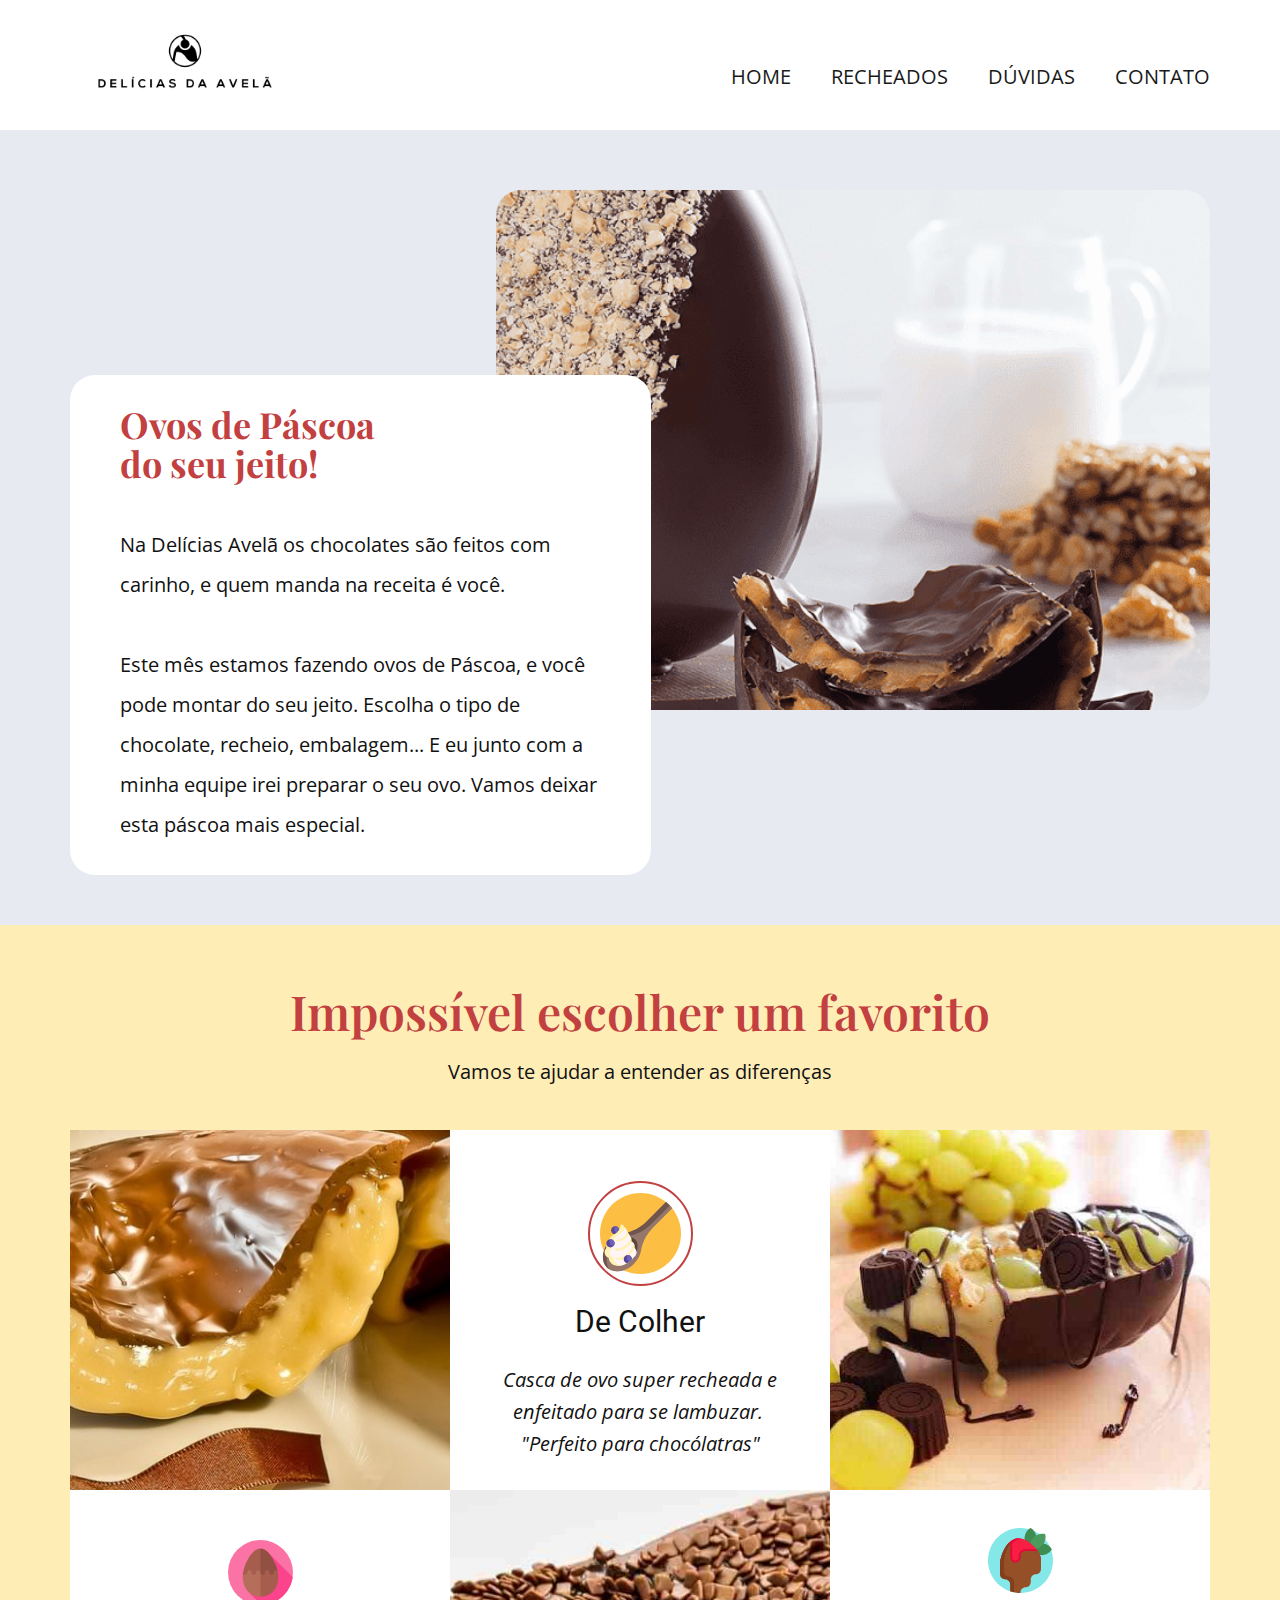
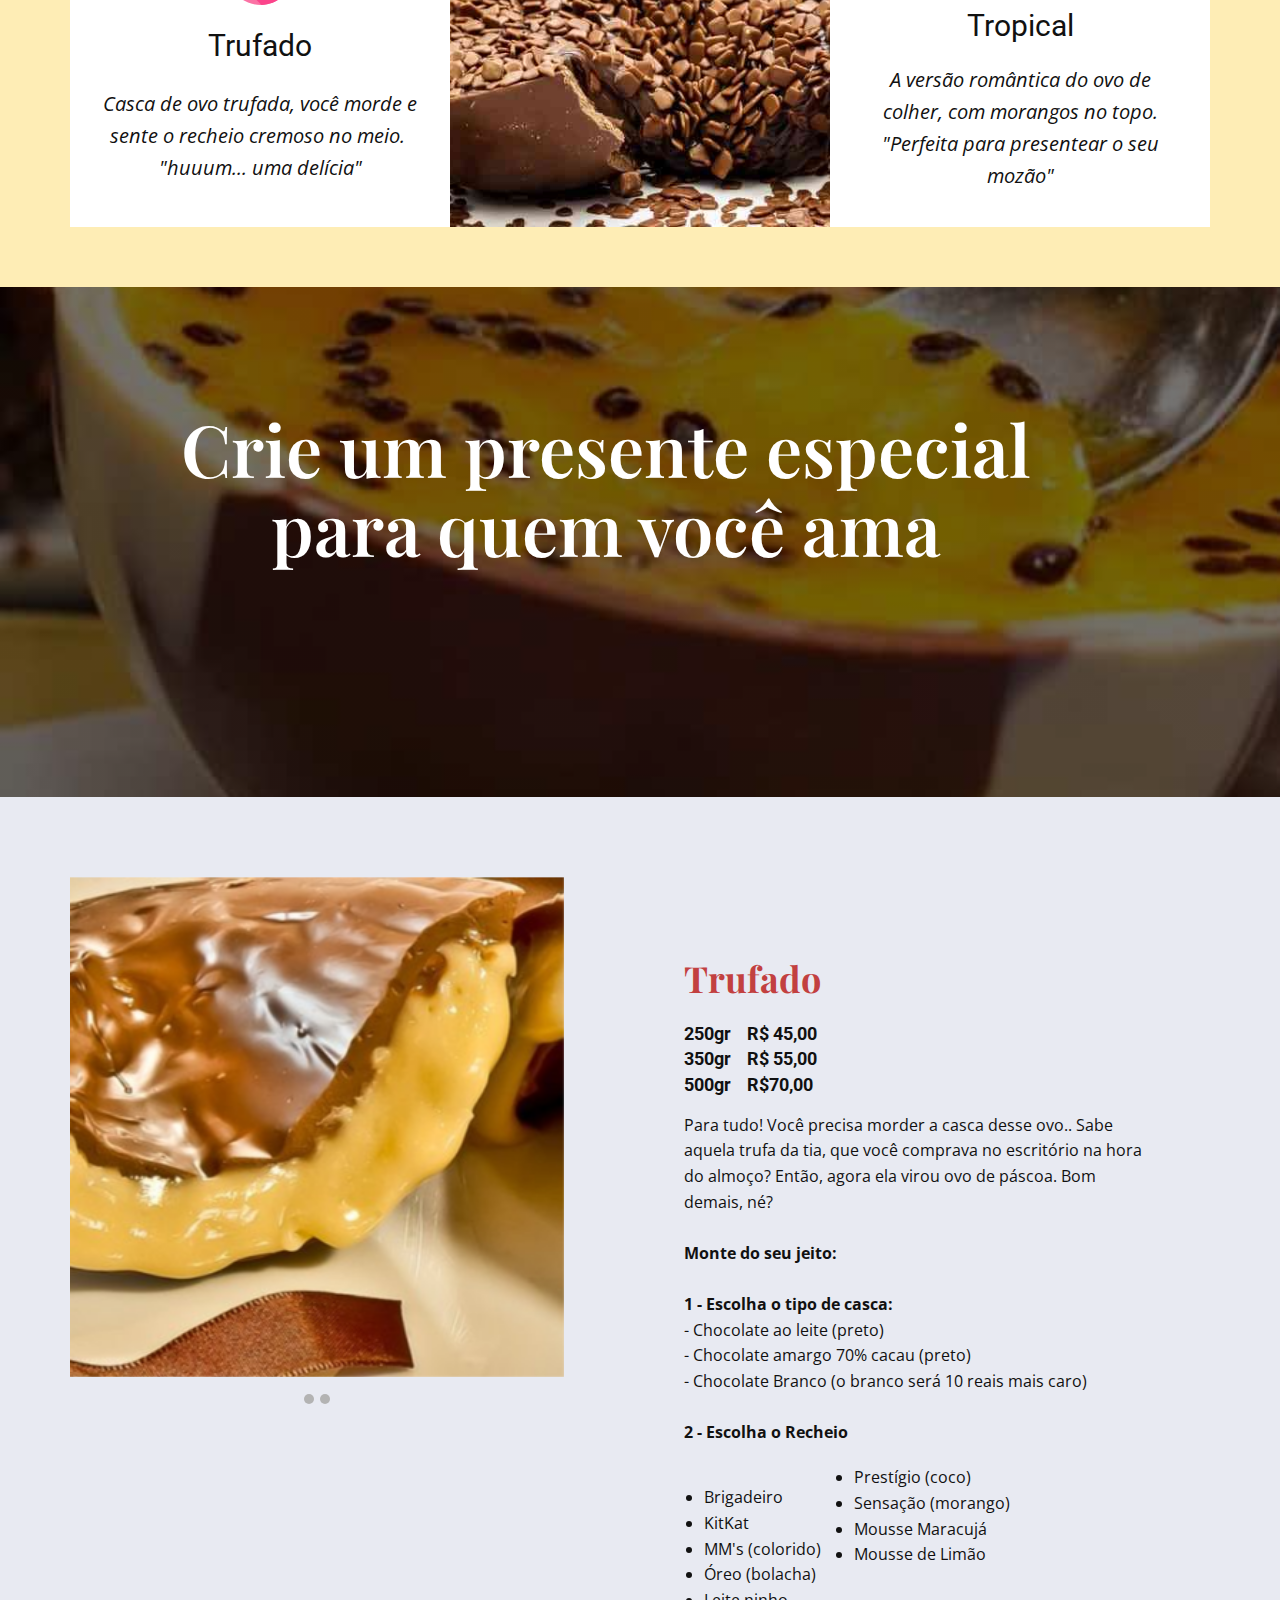
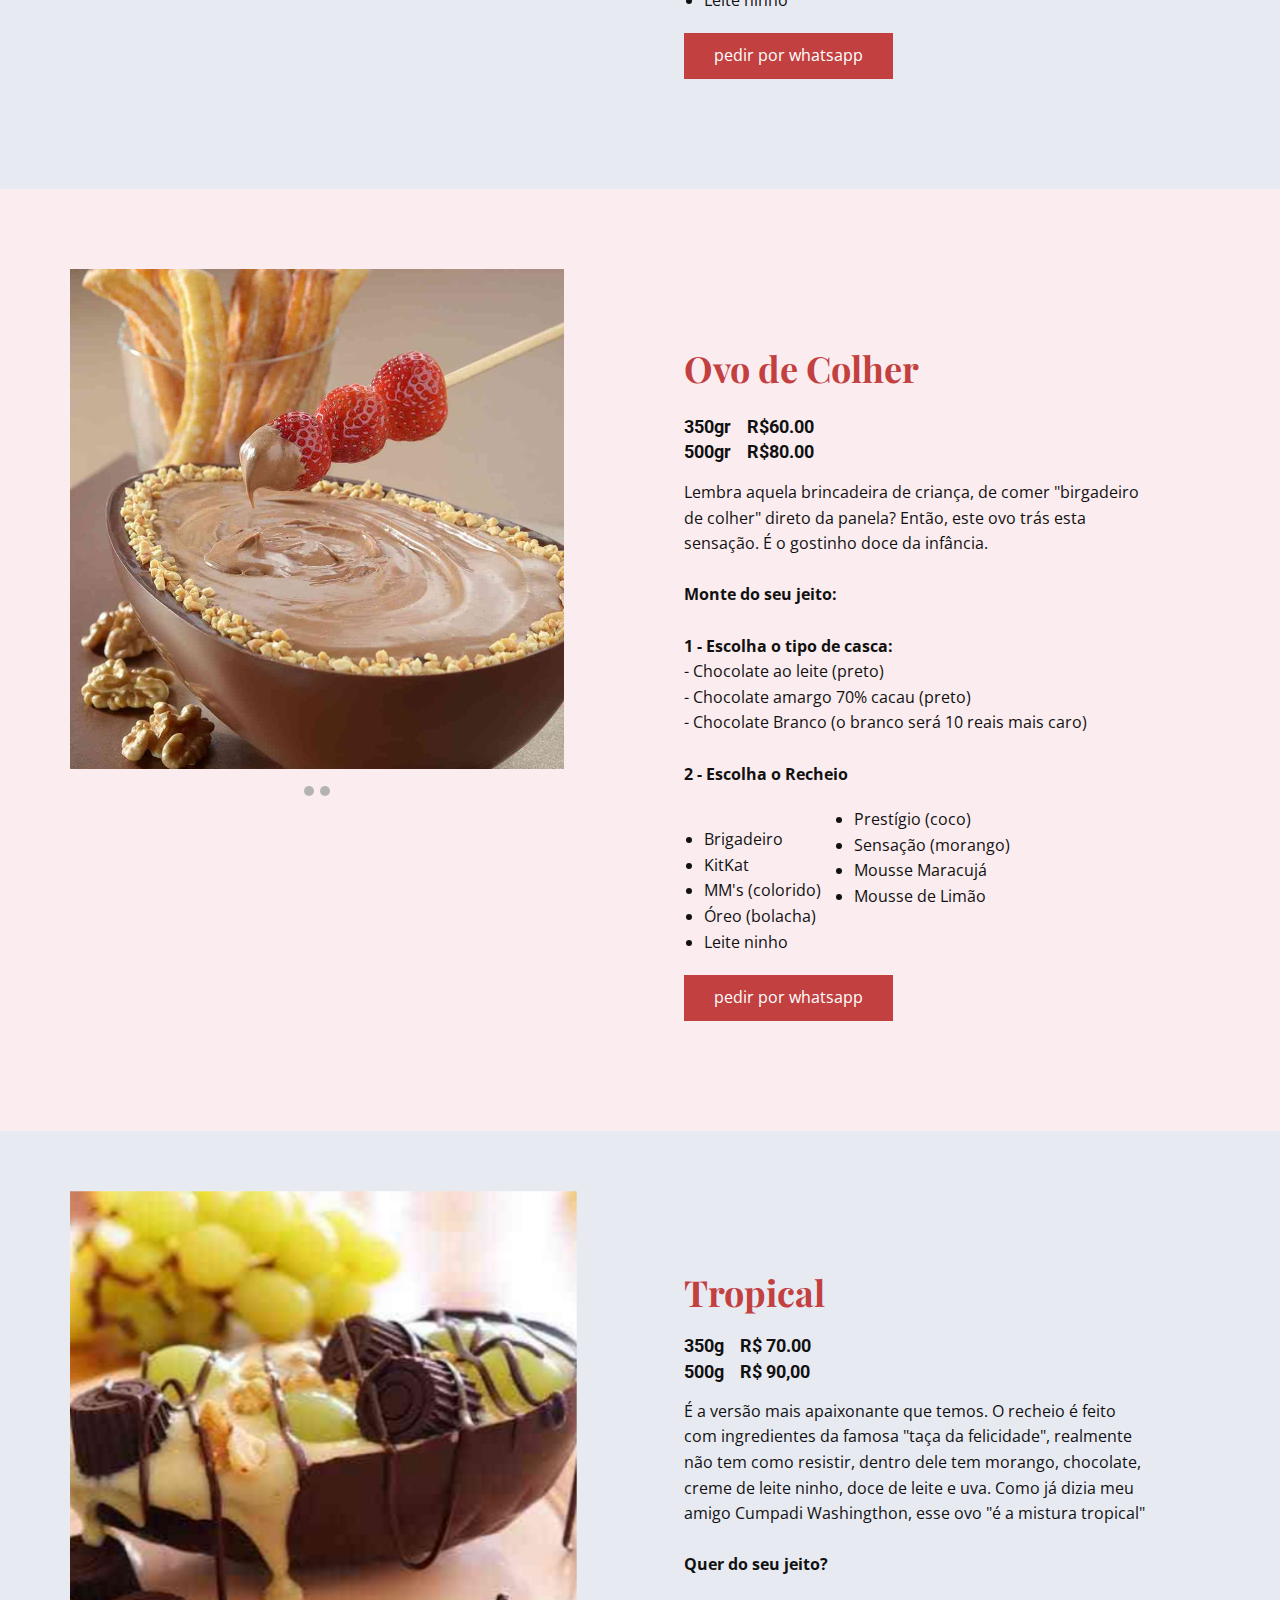
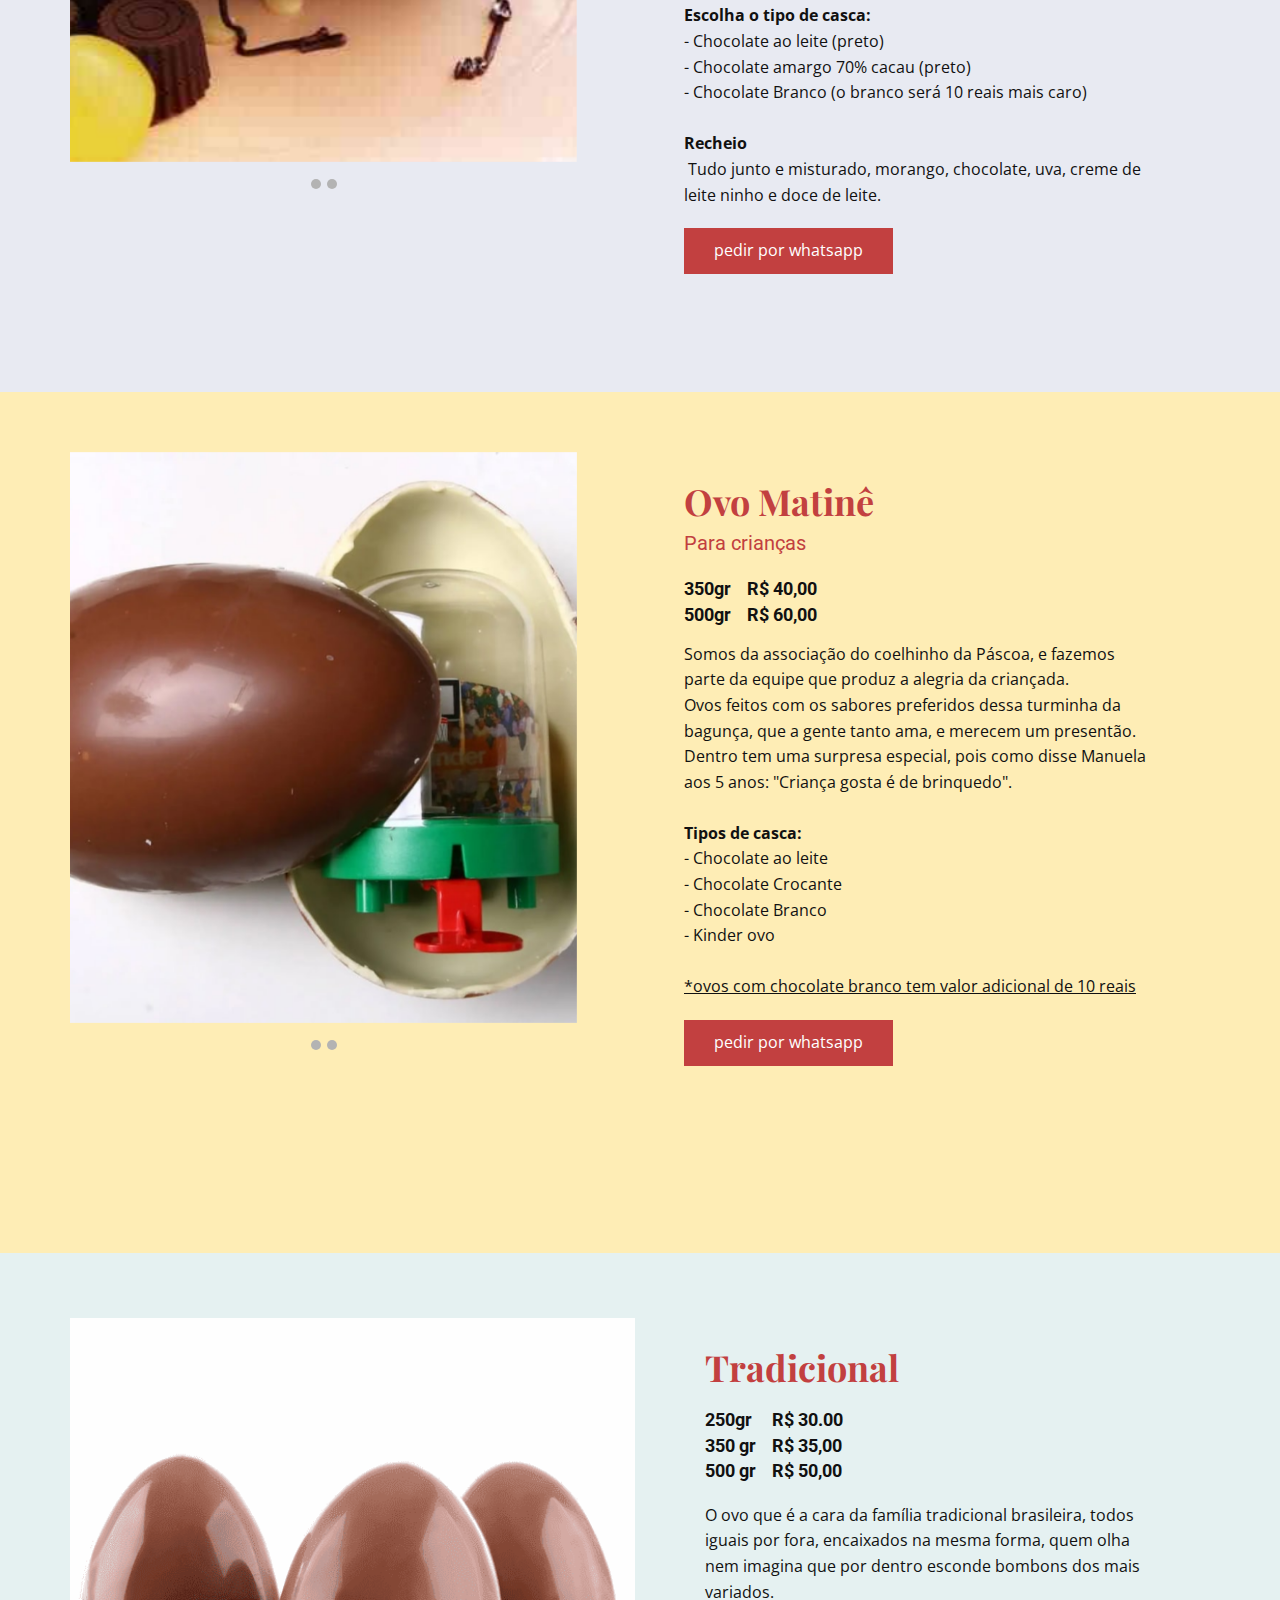
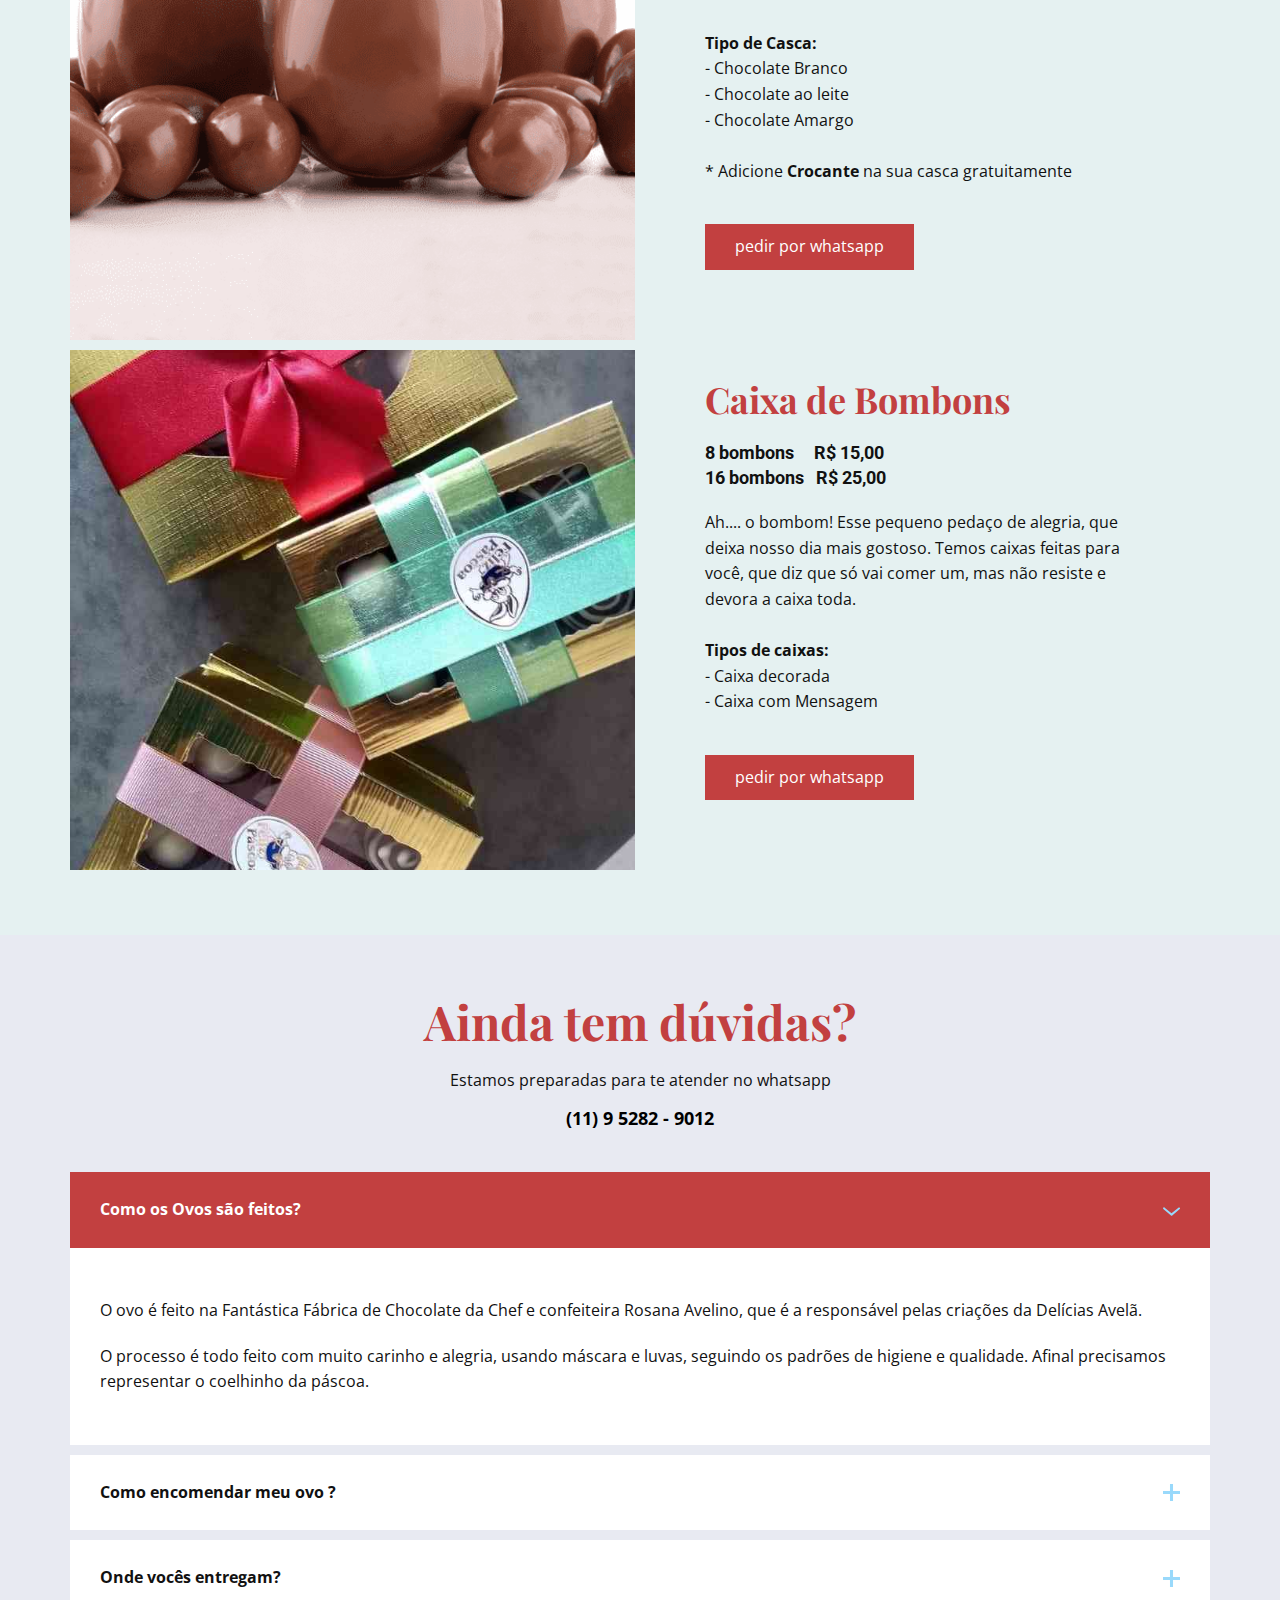
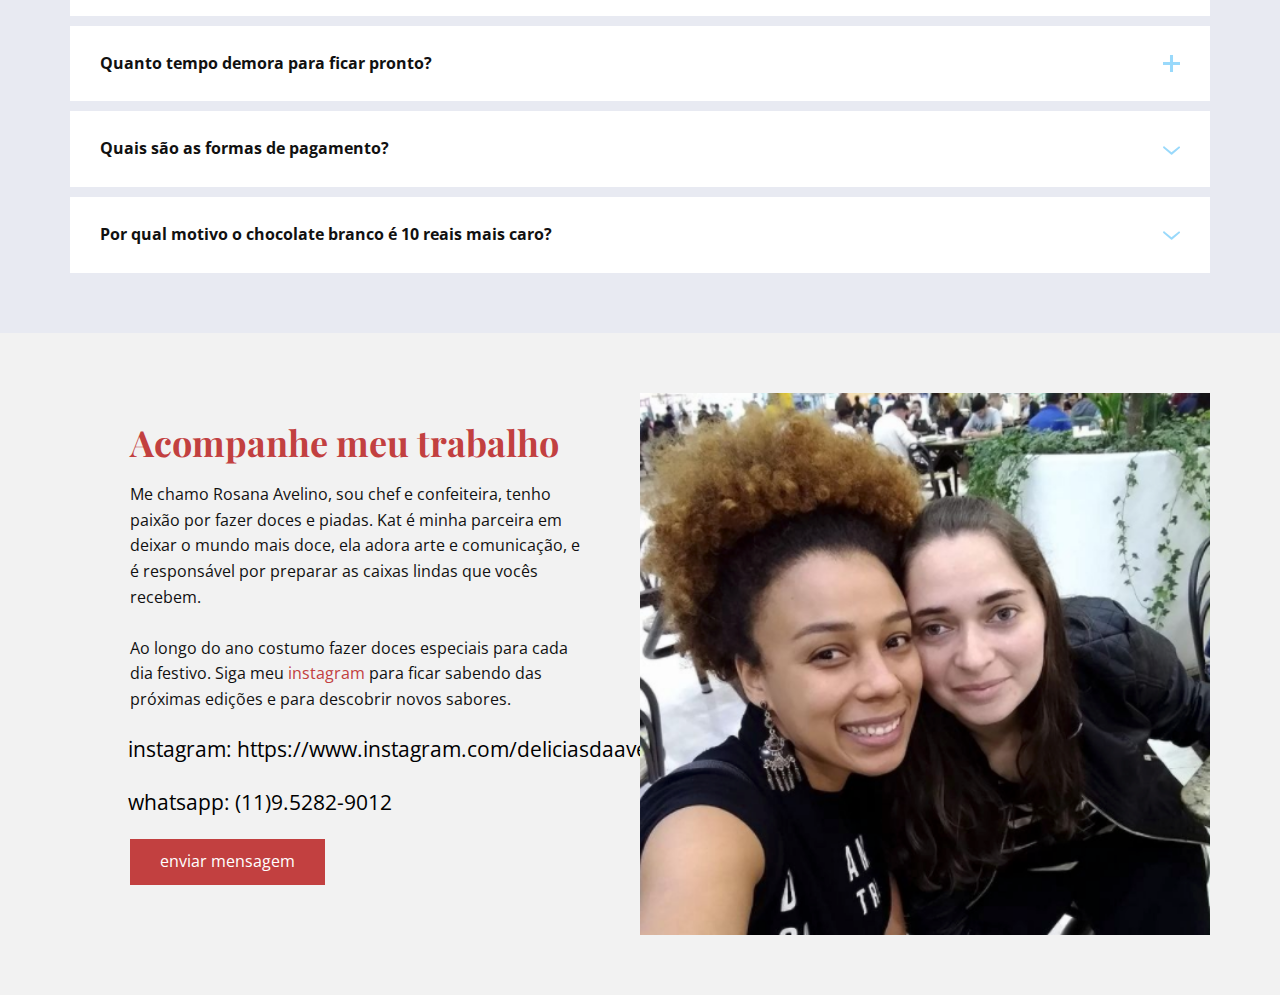
<file: index.html>
<!DOCTYPE html>
<html style="font-size: 16px;">
  <head>
    <meta name="viewport" content="width=device-width, initial-scale=1.0">
    <meta charset="utf-8">
    <meta name="keywords" content="Salmon with salad">
    <meta name="description" content="">
    <meta name="page_type" content="np-template-header-footer-from-plugin">
    <title>Delícias Avelã - Rosana Avelino</title>
    <link rel="stylesheet" href="nicepage.css" media="screen">
<link rel="stylesheet" href="Page-2.css" media="screen">
    <script class="u-script" type="text/javascript" src="jquery-1.9.1.min.js" defer=""></script>
    <script class="u-script" type="text/javascript" src="nicepage.js" defer=""></script>
    <meta name="generator" content="Nicepage 3.9.0, nicepage.com">
    
    
    
    
    
    
    
    
    <link id="u-theme-google-font" rel="stylesheet" href="https://fonts.googleapis.com/css?family=Roboto:100,100i,300,300i,400,400i,500,500i,700,700i,900,900i|Open+Sans:300,300i,400,400i,600,600i,700,700i,800,800i">
    <link id="u-page-google-font" rel="stylesheet" href="https://fonts.googleapis.com/css?family=Playfair+Display:400,400i,500,500i,600,600i,700,700i,800,800i,900,900i">
    
    
    
    
    
    
    
    
    
    
    
    <script type="application/ld+json">{
		"@context": "http://schema.org",
		"@type": "Organization",
		"name": "",
		"url": "index.html",
		"logo": "images/logo.png"
}</script>
    <meta property="og:title" content="Page 2">
    <meta property="og:type" content="website">
    <meta name="theme-color" content="#05a1f6">
    <link rel="canonical" href="index.html">
    <meta property="og:url" content="index.html">
  </head>
  <body data-home-page="https://website280989.nicepage.io/Page-2.html?version=19b19a4f-698a-4bf0-b2ec-c95269d240ae" data-home-page-title="Page 2" class="u-body"><header class="u-clearfix u-header u-header" id="sec-fe09"><div class="u-clearfix u-sheet u-sheet-1">
        <a href="https://nicepage.com" class="u-image u-logo u-image-1" data-image-width="608" data-image-height="176">
          <img src="images/logo.png" class="u-logo-image u-logo-image-1" data-image-width="230">
        </a>
        <nav class="u-menu u-menu-dropdown u-offcanvas u-menu-1">
          <div class="menu-collapse" style="font-size: 1.25rem; letter-spacing: 0px; text-transform: uppercase;">
            <a class="u-border-2 u-border-active-black u-border-hover-palette-1-base u-border-no-left u-border-no-right u-border-no-top u-button-style u-custom-active-border-color u-custom-active-color u-custom-border u-custom-border-color u-custom-borders u-custom-color u-custom-hover-border-color u-custom-hover-color u-custom-left-right-menu-spacing u-custom-padding-bottom u-custom-text-active-color u-custom-text-hover-color u-custom-text-shadow u-custom-top-bottom-menu-spacing u-nav-link u-text-active-black u-text-grey-90 u-text-hover-grey-90" href="#">
              <svg><use xlink:href="#menu-hamburger"></use></svg>
              <svg version="1.1" xmlns="http://www.w3.org/2000/svg" xmlns:xlink="http://www.w3.org/1999/xlink"><defs><symbol id="menu-hamburger" viewBox="0 0 16 16" style="width: 16px; height: 16px;"><rect y="1" width="16" height="2"></rect><rect y="7" width="16" height="2"></rect><rect y="13" width="16" height="2"></rect>
</symbol>
</defs></svg>
            </a>
          </div>
          <div class="u-custom-menu u-nav-container">
            <ul class="u-nav u-spacing-40 u-unstyled u-nav-1"><li class="u-nav-item"><a class="u-border-5 u-border-active-palette-1-base u-border-hover-palette-1-base u-border-no-left u-border-no-right u-border-no-top u-button-style u-nav-link u-text-active-custom-color-9 u-text-grey-90 u-text-hover-custom-color-9" href="/Page-2.html#carousel_091f" data-page-id="280990" style="padding: 10px 0px;">Home</a>
</li><li class="u-nav-item"><a class="u-border-5 u-border-active-palette-1-base u-border-hover-palette-1-base u-border-no-left u-border-no-right u-border-no-top u-button-style u-nav-link u-text-active-custom-color-9 u-text-grey-90 u-text-hover-custom-color-9" href="/Page-2.html#sec-e256" data-page-id="280990" style="padding: 10px 0px;">Recheados</a><div class="u-nav-popup"><ul class="u-h-spacing-20 u-nav u-unstyled u-v-spacing-10 u-nav-2"><li class="u-nav-item"><a class="u-button-style u-nav-link u-white" href="/Page-2.html#carousel_991a" data-page-id="280990">Trufado</a>
</li><li class="u-nav-item"><a class="u-button-style u-nav-link u-white" href="/Page-2.html#sec-cd84" data-page-id="280990">Ovo de Colher</a>
</li><li class="u-nav-item"><a class="u-button-style u-nav-link u-white" href="/Page-2.html#carousel_18b1" data-page-id="280990">Tropical</a>
</li></ul>
</div>
</li><li class="u-nav-item"><a class="u-border-5 u-border-active-palette-1-base u-border-hover-palette-1-base u-border-no-left u-border-no-right u-border-no-top u-button-style u-nav-link u-text-active-custom-color-9 u-text-grey-90 u-text-hover-custom-color-9" href="/Page-2.html#sec-7919" data-page-id="280990" style="padding: 10px 0px;">Dúvidas</a>
</li><li class="u-nav-item"><a class="u-border-5 u-border-active-palette-1-base u-border-hover-palette-1-base u-border-no-left u-border-no-right u-border-no-top u-button-style u-nav-link u-text-active-custom-color-9 u-text-grey-90 u-text-hover-custom-color-9" href="/Page-2.html#sec-7013" data-page-id="280990" style="padding: 10px 0px;">Contato</a>
</li></ul>
          </div>
          <div class="u-custom-menu u-nav-container-collapse">
            <div class="u-black u-container-style u-inner-container-layout u-opacity u-opacity-95 u-sidenav">
              <div class="u-sidenav-overflow">
                <div class="u-menu-close"></div>
                <ul class="u-align-center u-nav u-popupmenu-items u-unstyled u-nav-3"><li class="u-nav-item"><a class="u-button-style u-nav-link" href="/Page-2.html#carousel_091f" data-page-id="280990" style="padding: 10px 0px;">Home</a>
</li><li class="u-nav-item"><a class="u-button-style u-nav-link" href="/Page-2.html#sec-e256" data-page-id="280990" style="padding: 10px 0px;">Recheados</a><div class="u-nav-popup"><ul class="u-h-spacing-20 u-nav u-unstyled u-v-spacing-10 u-nav-4"><li class="u-nav-item"><a class="u-button-style u-nav-link" href="/Page-2.html#carousel_991a" data-page-id="280990">Trufado</a>
</li><li class="u-nav-item"><a class="u-button-style u-nav-link" href="/Page-2.html#sec-cd84" data-page-id="280990">Ovo de Colher</a>
</li><li class="u-nav-item"><a class="u-button-style u-nav-link" href="/Page-2.html#carousel_18b1" data-page-id="280990">Tropical</a>
</li></ul>
</div>
</li><li class="u-nav-item"><a class="u-button-style u-nav-link" href="/Page-2.html#sec-7919" data-page-id="280990" style="padding: 10px 0px;">Dúvidas</a>
</li><li class="u-nav-item"><a class="u-button-style u-nav-link" href="/Page-2.html#sec-7013" data-page-id="280990" style="padding: 10px 0px;">Contato</a>
</li></ul>
              </div>
            </div>
            <div class="u-black u-menu-overlay u-opacity u-opacity-70"></div>
          </div>
        </nav>
      </div></header>
    <section class="u-clearfix u-custom-color-13 u-section-1" id="carousel_091f">
      <div class="u-clearfix u-sheet u-valign-middle-lg u-valign-middle-sm u-valign-middle-xs u-sheet-1">
        <img alt="" class="u-image u-image-round u-radius-25 u-image-1" data-image-width="780" data-image-height="450" src="images/Ovo-Pe-de-Moleque.png">
        <div class="u-container-style u-group u-radius-25 u-shape-round u-white u-group-1">
          <div class="u-container-layout u-valign-top u-container-layout-1">
            <h2 class="u-custom-font u-font-playfair-display u-text u-text-custom-color-16 u-text-1" spellcheck="true">Ovos de Páscoa&nbsp;<br>do seu jeito!
            </h2>
            <p class="u-text u-text-2" spellcheck="true">Na Delícias Avelã os chocolates são feitos com carinho, e quem manda na receita é você.<br>
              <br>Este mês estamos fazendo ovos de Páscoa, e você pode montar do seu jeito. Escolha o tipo de chocolate, recheio, embalagem... E eu junto com a minha equipe irei preparar o seu ovo. Vamos deixar esta páscoa mais especial.
            </p>
          </div>
        </div>
      </div>
    </section>
    <section class="u-align-center-xs u-clearfix u-custom-color-12 u-section-2" id="sec-e256">
      <div class="u-clearfix u-sheet u-sheet-1">
        <h1 class="u-align-center u-custom-font u-font-playfair-display u-text u-text-custom-color-9 u-text-1">Impossível escolher um favorito</h1>
        <p class="u-align-center u-text u-text-2">Vamos te ajudar a entender as diferenças</p>
        <div class="u-clearfix u-expanded-width u-gutter-0 u-layout-wrap u-layout-wrap-1">
          <div class="u-gutter-0 u-layout">
            <div class="u-layout-col">
              <div class="u-size-30">
                <div class="u-layout-row">
                  <div class="mobile-none u-align-center u-container-style u-image u-layout-cell u-left-cell u-size-20 u-image-1" data-image-width="623" data-image-height="350">
                    <div class="u-container-layout u-valign-middle u-container-layout-1"></div> <!---trufado-->
                  </div>
                  <div class="u-container-style u-layout-cell u-size-20 u-white u-layout-cell-2">
                    <div class="u-container-layout u-container-layout-2"><span class="u-border-2 u-border-palette-1-base u-icon u-icon-circle u-spacing-10 u-text-palette-1-base u-icon-1"><svg class="u-svg-link" preserveAspectRatio="xMidYMin slice" viewBox="0 0 512 512" style=""><use xlink:href="#svg-6360"></use></svg><svg class="u-svg-content" id="svg-6360"><g id="surface1"><path d="M 512 256 C 512 397.386719 397.386719 512 256 512 C 114.613281 512 0 397.386719 0 256 C 0 114.613281 114.613281 0 256 0 C 397.386719 0 512 114.613281 512 256 Z M 512 256 " style=" stroke:none;fill-rule:nonzero;fill:rgb(99.215686%,74.901961%,26.27451%);fill-opacity:1;"></path><path d="M 334.402344 219.195312 C 295.191406 258.40625 268.425781 308.652344 259.441406 363.375 C 254.605469 392.832031 239.15625 423.335938 213.90625 448.585938 C 160.839844 501.652344 84.582031 511.429688 43.574219 470.425781 C 2.570312 429.417969 12.347656 353.160156 65.414062 300.09375 C 90.664062 274.84375 121.167969 259.394531 150.625 254.558594 C 205.347656 245.574219 255.59375 218.8125 294.804688 179.597656 L 417.210938 57.191406 C 426.015625 64.261719 434.046875 71.507812 441.789062 79.710938 C 446.878906 85.109375 451.976562 91.179688 456.625 96.972656 Z M 334.402344 219.195312 " style=" stroke:none;fill-rule:nonzero;fill:rgb(58.431373%,46.666667%,42.352941%);fill-opacity:1;"></path><path d="M 58.457031 482.210938 C 53.113281 478.898438 48.128906 474.976562 43.574219 470.425781 C 2.570312 429.417969 12.347656 353.160156 65.414062 300.09375 C 90.664062 274.84375 121.167969 259.394531 150.625 254.558594 C 205.347656 245.574219 255.59375 218.808594 294.804688 179.597656 L 417.246094 57.152344 C 425.925781 64.121094 434.164062 71.566406 441.789062 79.710938 L 325.109375 196.390625 C 285.003906 236.496094 233.613281 263.867188 177.644531 273.058594 C 147.515625 278.003906 116.316406 293.804688 90.488281 319.632812 C 40.898438 369.222656 28.28125 438.609375 58.457031 482.210938 Z M 58.457031 482.210938 " style=" stroke:none;fill-rule:nonzero;fill:rgb(43.921569%,33.333333%,29.803922%);fill-opacity:1;"></path><path d="M 198.503906 421.5625 C 156.792969 463.273438 99.234375 473.34375 69.945312 444.054688 C 40.65625 414.765625 50.726562 357.207031 92.4375 315.496094 C 134.152344 273.78125 191.710938 263.710938 221 293 C 250.289062 322.289062 240.21875 379.847656 198.503906 421.5625 Z M 198.503906 421.5625 " style=" stroke:none;fill-rule:nonzero;fill:rgb(35.294118%,26.666667%,23.921569%);fill-opacity:1;"></path><path d="M 122.292969 235.855469 C 122.292969 250.292969 110.585938 262 96.144531 262 C 81.707031 262 70 250.292969 70 235.855469 C 70 221.414062 81.707031 209.707031 96.144531 209.707031 C 110.585938 209.707031 122.292969 221.414062 122.292969 235.855469 Z M 122.292969 235.855469 " style=" stroke:none;fill-rule:nonzero;fill:rgb(32.941176%,27.45098%,60.784314%);fill-opacity:1;"></path><path d="M 122.292969 235.855469 C 122.292969 242.46875 119.816406 248.492188 115.765625 253.097656 C 115.65625 253.097656 115.550781 253.113281 115.441406 253.113281 C 101 253.113281 89.292969 241.40625 89.292969 226.96875 C 89.292969 220.351562 91.769531 214.328125 95.820312 209.722656 C 95.929688 209.722656 96.035156 209.707031 96.144531 209.707031 C 110.585938 209.707031 122.292969 221.414062 122.292969 235.855469 Z M 122.292969 235.855469 " style=" stroke:none;fill-rule:nonzero;fill:rgb(43.137255%,38.039216%,70.980392%);fill-opacity:1;"></path><path d="M 211.886719 406.257812 C 207.867188 411.527344 203.410156 416.65625 198.503906 421.558594 C 156.792969 463.273438 99.234375 473.34375 69.945312 444.054688 C 60.722656 434.835938 55.410156 422.808594 53.753906 409.359375 C 39.339844 404.296875 29 390.570312 29 374.425781 C 29 363.882812 33.414062 354.371094 40.488281 347.628906 C 39.554688 344.558594 39.050781 341.304688 39.050781 337.929688 C 39.050781 324.0625 47.519531 312.179688 59.566406 307.160156 C 58.328125 299.824219 59.113281 291.121094 62.671875 285.15625 C 79.929688 256.242188 125.453125 255.835938 129.535156 206.808594 C 130.082031 200.242188 137.957031 197.0625 142.847656 201.472656 C 162.914062 219.554688 181.183594 259.34375 196.59375 285.15625 C 200.167969 291.152344 200.945312 299.902344 199.683594 307.261719 C 211.597656 312.339844 219.949219 324.15625 219.949219 337.929688 C 219.949219 341.304688 219.445312 344.558594 218.511719 347.628906 C 225.585938 354.371094 230 363.882812 230 374.425781 C 230 387.964844 222.730469 399.800781 211.886719 406.257812 Z M 211.886719 406.257812 " style=" stroke:none;fill-rule:nonzero;fill:rgb(100%,94.901961%,70.588235%);fill-opacity:1;"></path><path d="M 230 374.425781 C 230 386.492188 224.222656 397.207031 215.285156 403.96875 C 212.816406 405.835938 210.585938 407.988281 208.625 410.386719 C 205.492188 414.210938 202.121094 417.945312 198.503906 421.558594 C 177.804688 442.261719 153.199219 455.164062 130.082031 459.335938 C 118.882812 457.023438 108.875 451.984375 100.945312 444.054688 C 91.722656 434.835938 86.410156 422.808594 84.753906 409.359375 C 70.339844 404.296875 60 390.570312 60 374.425781 C 60 363.882812 64.414062 354.371094 71.488281 347.628906 C 70.554688 344.558594 70.050781 341.304688 70.050781 337.929688 C 70.050781 324.0625 78.519531 312.179688 90.566406 307.160156 C 89.328125 299.824219 90.113281 291.121094 93.671875 285.15625 C 109.28125 259.007812 148.003906 256.171875 158.285156 219.601562 C 163.144531 226.5 167.867188 234.203125 172.441406 242.109375 C 162.699219 272.105469 139.949219 293.191406 113.5 293.191406 C 109.0625 293.191406 105.523438 297.046875 106.050781 301.589844 C 106.492188 305.382812 109.871094 308.203125 113.6875 308.191406 C 135.085938 308.132812 155.066406 297.636719 169.972656 278.628906 C 174.648438 272.660156 178.640625 266.066406 181.914062 259.003906 C 186.554688 267.441406 191.007812 275.628906 195.246094 282.871094 C 181.011719 322.703125 144.660156 351.097656 102.167969 351.097656 C 97.960938 351.097656 94.566406 354.558594 94.667969 358.785156 C 94.769531 362.914062 98.371094 366.109375 102.5 366.097656 C 143.976562 365.972656 180.335938 342.515625 200.328125 307.566406 C 205.257812 309.796875 209.558594 313.171875 212.859375 317.378906 C 196.214844 374.402344 152.09375 413.265625 106.132812 407.359375 C 101.722656 406.796875 97.71875 410.175781 97.675781 414.761719 C 97.636719 418.601562 100.675781 421.792969 104.480469 422.273438 C 134.347656 426.019531 164.210938 414.414062 188.59375 389.574219 C 201.367188 376.558594 211.839844 360.691406 219.570312 342.9375 C 219.328125 344.542969 218.972656 346.109375 218.511719 347.632812 C 225.585938 354.371094 230 363.882812 230 374.425781 Z M 230 374.425781 " style=" stroke:none;fill-rule:nonzero;fill:rgb(100%,96.078431%,96.078431%);fill-opacity:1;"></path><path d="M 92.292969 318.144531 C 92.292969 332.585938 80.585938 344.292969 66.144531 344.292969 C 51.707031 344.292969 40 332.585938 40 318.144531 C 40 303.707031 51.707031 292 66.144531 292 C 80.585938 292 92.292969 303.707031 92.292969 318.144531 Z M 176.144531 392 C 161.707031 392 150 403.707031 150 418.144531 C 150 430.613281 158.730469 441.035156 170.410156 443.652344 C 180.203125 437.742188 189.707031 430.359375 198.507812 421.5625 C 199.792969 420.273438 201.050781 418.96875 202.28125 417.652344 C 202.015625 403.441406 190.421875 392 176.144531 392 Z M 176.144531 392 " style=" stroke:none;fill-rule:nonzero;fill:rgb(32.941176%,27.45098%,60.784314%);fill-opacity:1;"></path><path d="M 92.292969 318.144531 C 92.292969 324.761719 89.816406 330.785156 85.765625 335.390625 C 85.65625 335.390625 85.550781 335.40625 85.441406 335.40625 C 71 335.40625 59.292969 323.699219 59.292969 309.261719 C 59.292969 302.644531 61.769531 296.621094 65.820312 292.015625 C 65.929688 292.015625 66.035156 292 66.144531 292 C 80.585938 292 92.292969 303.707031 92.292969 318.144531 Z M 176.144531 392 C 176.035156 392 175.929688 392.015625 175.820312 392.015625 C 171.769531 396.621094 169.292969 402.644531 169.292969 409.261719 C 169.292969 420.089844 175.878906 429.378906 185.257812 433.347656 C 189.808594 429.753906 194.238281 425.824219 198.503906 421.558594 C 199.792969 420.273438 201.050781 418.96875 202.277344 417.652344 C 202.015625 403.441406 190.421875 392 176.144531 392 Z M 176.144531 392 " style=" stroke:none;fill-rule:nonzero;fill:rgb(43.137255%,38.039216%,70.980392%);fill-opacity:1;"></path>
</g></svg>
                    
                    
                  </span>
                      <h3 class="u-align-center u-text u-text-3" spellcheck="false">De Colher</h3>
                      <p class="u-align-center u-text u-text-4" spellcheck="true">Casca de ovo super recheada e enfeitado para se lambuzar.&nbsp;<br>"Perfeito para chocólatras"
                      </p>
                    </div>
                  </div>
                  <div class="mobile-none u-align-center u-container-style u-image u-layout-cell u-right-cell u-size-20 u-image-2" data-image-width="678" data-image-height="452">
                    <div class="u-container-layout u-valign-middle u-container-layout-3"></div><!---tropical-->
                  </div>
                </div>
              </div>
              <div class="u-size-30">
                <div class="u-layout-row">
                  <div class="u-container-style u-layout-cell u-left-cell u-size-20 u-white u-layout-cell-4">
                    <div class="u-container-layout u-container-layout-4"><span class="u-icon u-icon-circle u-icon-2"><svg class="u-svg-link" preserveAspectRatio="xMidYMin slice" viewBox="0 0 512 512" style=""><use xlink:href="#svg-8ae0"></use></svg><svg class="u-svg-content" id="svg-8ae0"><g><circle cx="256" cy="256" fill="#fb72a4" r="256"></circle><path d="m312.762 94.034-142.423 142.423 78.891 78.891-90.731 90.731 105.774 105.774c125.807-3.996 228.692-98.753 245.35-220.958z" fill="#fb448b"></path><path d="m256 66.002-138.434 198.324c-.663 5.684-1.118 11.386-1.358 17.12-4.59 109.706 67.601 164.555 139.792 164.554l63.824-190z" fill="#b46e5a"></path><path d="m255.976 66.002 134.334 174.187c3.001 13.531 4.877 27.354 5.459 41.258 4.589 109.705-67.602 164.554-139.793 164.553z" fill="#a65d4e"></path><path d="m136.91 193.496c-9.828 22.588-16.497 46.436-19.343 70.832 2.749 6.064 8.841 10.29 15.933 10.29 9.665 0 17.5-7.835 17.5-17.5v-4.059c0-9.665 7.835-17.5 17.5-17.5s17.5 7.835 17.5 17.5v4.059c0 9.665 7.835 17.5 17.5 17.5s17.5-7.835 17.5-17.5v-4.059c0-9.665 7.835-17.5 17.5-17.5s17.5 7.835 17.5 17.5l37-89.824-37-97.233c-40.882-.335-81.805 41.794-119.09 127.494z" fill="#a65d4e"></path><path d="m360.976 257.118v-3.529-.529c0-9.665 7.835-17.5 17.5-17.5 4.57 0 8.718 1.766 11.835 4.635-3.548-15.985-8.686-31.623-15.245-46.698-37.285-85.7-78.208-127.83-119.09-127.494v187.586 3.529c0 9.665 7.835 17.5 17.5 17.5s17.5-7.835 17.5-17.5v-3.529-.529c0-9.665 7.835-17.5 17.5-17.5s17.5 7.835 17.5 17.5v.529 3.529c0 9.665 7.835 17.5 17.5 17.5s17.5-7.835 17.5-17.5z" fill="#915041"></path>
</g></svg>
                    
                    
                  </span>
                      <h3 class="u-align-center u-text u-text-5" spellcheck="false">Trufado</h3>
                      <p class="u-align-center u-text u-text-6" spellcheck="false">Casca de ovo trufada, você morde e sente o recheio cremoso no meio.&nbsp;<br>"huuum... uma delícia"
                      </p>
                    </div>
                  </div>
                  <div class="mobile-none u-align-center u-container-style u-image u-layout-cell u-size-20 u-image-3" data-image-width="640" data-image-height="360">
                    <div class="u-container-layout u-valign-middle u-container-layout-5"></div>
                  </div>
                  <div class="u-container-style u-layout-cell u-right-cell u-size-20 u-white u-layout-cell-6">
                    <div class="u-container-layout u-container-layout-6"><span class="u-align-center u-icon u-icon-circle u-icon-3"><svg class="u-svg-link" preserveAspectRatio="xMidYMin slice" viewBox="0 0 512 512" style=""><use xlink:href="#svg-82c7"></use></svg><svg class="u-svg-content" id="svg-82c7"><path d="m512 256c0 141.386719-114.613281 256-256 256s-256-114.613281-256-256 114.613281-256 256-256 256 114.613281 256 256zm0 0" fill="#85e8e8"></path><path d="m335.078125 0c-28.148437 16.289062-47.097656 46.703125-47.097656 81.5625s18.949219 65.273438 47.097656 81.5625c28.144531-16.289062 47.097656-46.703125 47.097656-81.5625s-18.953125-65.273438-47.097656-81.5625zm0 0" fill="#3f8c50"></path><path d="m502.722656 167.644531c-16.289062 28.148438-46.703125 47.097657-81.5625 47.097657s-65.273437-18.949219-81.5625-47.097657c16.289063-28.144531 46.703125-47.097656 81.5625-47.097656s65.273438 18.953125 81.5625 47.097656zm0 0" fill="#3f8c50"></path><path d="m450.425781 47.777344c-31.421875-8.382813-66.328125-.277344-90.980469 24.371094-24.648437 24.648437-32.753906 59.554687-24.367187 90.976562 31.417969 8.386719 66.328125.277344 90.976563-24.371094 24.648437-24.648437 32.753906-59.554687 24.371093-90.976562zm0 0" fill="#4b9b5f"></path><path d="m383.519531 330.898438c-59.707031 59.707031-200.863281 104.0625-260.570312 44.355468-59.703125-59.707031-15.351563-200.863281 44.355469-260.570312 59.707031-59.703125 130.511718-33.707032 190.21875 26 59.703124 59.703125 85.703124 130.507812 25.996093 190.214844zm0 0" fill="#f91e43"></path><path d="m155.65625 375.253906c-59.707031-59.707031-15.351562-200.863281 44.355469-260.570312 18.675781-18.675782 38.433593-28.964844 58.601562-32.460938-31.355469-5.125-62.613281 3.765625-91.308593 32.460938-59.707032 59.707031-104.0625 200.863281-44.355469 260.570312 23.417969 23.414063 59.367187 30.820313 98.015625 27.574219-25.738282-2.402344-48.683594-10.949219-65.308594-27.574219zm0 0" fill="#e20a39"></path><path d="m122.949219 375.253906c59.707031 59.703125 200.863281 15.351563 260.570312-44.355468 51.519531-51.519532 39.21875-111.304688-3.480469-165.089844-1.003906-.054688-2.007812-.082032-3.019531-.082032h-80.675781c-30.515625 0-55.339844 25.066407-55.339844 55.882813v10.136719c0 14.273437-11.367187 25.886718-25.335937 25.886718-6.730469 0-13.074219-2.667968-17.855469-7.507812-4.832031-4.898438-7.496094-11.425781-7.496094-18.378906v-85.417969c0-14.460937-5.449218-28.179687-15.34375-38.632813l-.078125-.082031c-2.546875 2.210938-5.082031 4.558594-7.589843 7.070313-59.707032 59.707031-104.0625 200.863281-44.355469 260.570312zm0 0" fill="#e20a39"></path><path d="m377.019531 180.726562h-80.675781c-22.28125 0-40.335938 18.304688-40.335938 40.882813v10.136719c0 22.578125-18.066406 40.886718-40.339843 40.886718-11.140625 0-21.226563-4.582031-28.53125-11.972656-7.304688-7.402344-11.816407-17.628906-11.816407-28.914062v-85.417969c0-11-4.285156-20.976563-11.242187-28.324219-38.265625 40.523438-69.433594 113.929688-69.433594 176.058594v68.609375c0 22.578125 18.066407 40.882813 40.335938 40.882813 11.144531 0 21.230469 4.578124 28.53125 11.972656 7.296875 7.402344 11.808593 17.617187 11.808593 28.910156v54.574219c25.367188 8.417969 52.488282 12.988281 80.679688 12.988281h.007812v-5.046875c0-22.578125 18.054688-40.882813 40.335938-40.882813 11.144531 0 21.21875-4.578124 28.519531-11.96875 7.308594-7.40625 11.820313-17.621093 11.820313-28.914062v-19.777344c0-22.578125 18.054687-40.882812 40.335937-40.882812 11.144531 0 21.226563-4.578125 28.519531-11.972656 7.304688-7.402344 11.820313-17.617188 11.820313-28.910157v-67.496093c0-24.050782-8.90625-48.417969-24.105469-71.976563-4.960937-2.214844-10.453125-3.445313-16.234375-3.445313zm0 0" fill="#965028"></path><path d="m164.980469 383.554688c-22.273438 0-40.335938-18.304688-40.335938-40.882813v-68.605469c0-48.964844 19.359375-104.914062 46.292969-146.269531-1.808594-3.601563-4.125-6.902344-6.859375-9.789063-38.265625 40.519532-69.433594 113.925782-69.433594 176.058594v68.609375c0 22.578125 18.0625 40.882813 40.335938 40.882813 11.140625 0 21.226562 4.578125 28.53125 11.96875 7.292969 7.402344 11.808593 17.617187 11.808593 28.914062v54.574219c9.753907 3.234375 19.765626 5.90625 30 7.960937v-82.535156c0-11.296875-4.515624-21.511718-11.808593-28.914062-7.304688-7.390625-17.390625-11.972656-28.53125-11.972656zm0 0" fill="#823f1e"></path></svg>
                    
                    
                  </span>
                      <h3 class="u-align-center u-text u-text-7" spellcheck="false">Tropical</h3>
                      <p class="u-align-center u-text u-text-8" spellcheck="true">A versão romântica do ovo de colher, com morangos no topo.<br>"Perfeita para presentear o seu mozão"
                      </p>
                    </div>
                  </div>
                </div>
              </div>
            </div>
          </div>
        </div>
      </div>
    </section>
    <section class="u-align-center u-clearfix u-image u-shading u-section-3" src="" data-image-width="786" data-image-height="544" id="sec-a2fd">
      <div class="u-clearfix u-sheet u-sheet-1">
        <h1 class="u-custom-font u-font-playfair-display u-text u-title u-text-1">Crie um presente especial para quem você ama</h1>
      </div>
    </section>
    <section class="u-clearfix u-custom-color-13 u-section-4" id="carousel_991a">
      <div class="u-clearfix u-sheet u-sheet-1">
        <div id="carousel-27b6" data-interval="5000" data-u-ride="carousel" class="u-carousel u-expanded-width-xs u-slider u-slider-1">
          <ol class="u-absolute-hcenter u-carousel-indicators u-carousel-indicators-1">
            <li data-u-target="#carousel-27b6" class="u-active u-grey-30 u-shape-circle" data-u-slide-to="0" style="height: 10px; width: 10px;"></li>
            <li data-u-target="#carousel-27b6" class="u-grey-30 u-shape-circle" data-u-slide-to="1" style="height: 10px; width: 10px;"></li>
          </ol>
          <div class="u-carousel-inner" role="listbox">
            <div class="u-active u-carousel-item u-container-style u-image u-slide u-image-1" data-image-width="623" data-image-height="350">
              <div class="u-container-layout u-container-layout-1"></div>
            </div>
            <div class="u-carousel-item u-container-style u-image u-slide u-image-2" data-image-width="620" data-image-height="372">
              <div class="u-container-layout u-container-layout-2"></div>
            </div>
          </div>
          <a class="u-absolute-vcenter u-carousel-control u-carousel-control-prev u-hidden u-text-grey-30 u-carousel-control-1" href="#carousel-27b6" role="button" data-u-slide="prev">
            <span aria-hidden="true">
              <svg viewBox="0 0 477.175 477.175"><path d="M145.188,238.575l215.5-215.5c5.3-5.3,5.3-13.8,0-19.1s-13.8-5.3-19.1,0l-225.1,225.1c-5.3,5.3-5.3,13.8,0,19.1l225.1,225
                    c2.6,2.6,6.1,4,9.5,4s6.9-1.3,9.5-4c5.3-5.3,5.3-13.8,0-19.1L145.188,238.575z"></path></svg>
            </span>
            <span class="sr-only">+Previous</span>
          </a>
          <a class="u-absolute-vcenter u-carousel-control u-carousel-control-next u-hidden u-text-grey-30 u-carousel-control-2" href="#carousel-27b6" role="button" data-u-slide="next">
            <span aria-hidden="true">
              <svg viewBox="0 0 477.175 477.175"><path d="M360.731,229.075l-225.1-225.1c-5.3-5.3-13.8-5.3-19.1,0s-5.3,13.8,0,19.1l215.5,215.5l-215.5,215.5
                    c-5.3,5.3-5.3,13.8,0,19.1c2.6,2.6,6.1,4,9.5,4c3.4,0,6.9-1.3,9.5-4l225.1-225.1C365.931,242.875,365.931,234.275,360.731,229.075z"></path></svg>
            </span>
            <span class="sr-only">+Next</span>
          </a>
        </div>
        <div class="u-container-style u-expanded-width-sm u-expanded-width-xs u-group u-group-1">
          <div class="u-container-layout u-container-layout-3">
            <h2 class="u-custom-font u-font-playfair-display u-text u-text-1" spellcheck="false">Trufado</h2>
            <h6 class="u-text u-text-2" spellcheck="false">250gr&nbsp; &nbsp; R$ 45,00<br>350gr&nbsp; &nbsp; R$ 55,00<br>500gr&nbsp; &nbsp; R$70,00
            </h6>
            <p class="u-text u-text-3" spellcheck="false">Para tudo! Você precisa morder a casca desse ovo.. Sabe aquela trufa da tia, que você comprava no escritório na hora do almoço? Então, agora ela virou ovo de páscoa. Bom demais, né?&nbsp;<br>
              <br>
              <span style="font-weight: 700;">Monte do seu jeito:<br>
              </span>
              <br>
              <span style="font-weight: 700;">1 - Escolha o tipo de casca:<br>
              </span>- Chocolate ao leite (preto)<br>- Chocolate amargo 70% cacau (preto)<br>- Chocolate Branco (o branco será 10 reais mais caro)<br>
              <br>
              <span style="font-weight: 700;">2 - Escolha o Recheio</span>
              <br>
            </p>

            <div class="u-container-layout u-container-layout-3" style="padding: 0;">
              <ul style="float: left; width: 170px;">
                <li>Brigadeiro</li>
                <li>KitKat</li>
                <li>MM's (colorido)</li>
                <li>Óreo (bolacha)</li>
                <li>Leite ninho</li>
              </ul>
              <ul>
                <li>Prestígio (coco)</li>
                <li>Sensação (morango)</li>
                <li style="">Mousse Maracujá</li>
                <li>Mousse de Limão</li>
              </ul>
            </div>
              <br>
              <p><a href="https://api.whatsapp.com/send?phone=5511952829012&text=Olá%20Rosana,%20gostaria %20de%20encomendar%20doces%20da%20Delícias%20da%20Avelã!"
                class="u-btn">
             pedir por whatsapp
           </a></p>
          </div>
        </div>
      </div>
    </section>
    <section class="u-clearfix u-custom-color-14 u-section-5" id="sec-cd84">
      <div class="u-clearfix u-sheet u-sheet-1">
        <div id="carousel-27b6" data-interval="5000" data-u-ride="carousel" class="u-carousel u-expanded-width-xs u-slider u-slider-1">
          <ol class="u-absolute-hcenter u-carousel-indicators u-carousel-indicators-1">
            <li data-u-target="#carousel-27b6" class="u-active u-grey-30 u-shape-circle" data-u-slide-to="0" style="height: 10px; width: 10px;"></li>
            <li data-u-target="#carousel-27b6" class="u-grey-30 u-shape-circle" data-u-slide-to="1" style="height: 10px; width: 10px;"></li>
          </ol>
          <div class="u-carousel-inner" role="listbox">
            <div class="u-active u-carousel-item u-container-style u-image u-slide u-image-1" data-image-width="1000" data-image-height="1000">
              <div class="u-container-layout u-container-layout-1"></div>
            </div>
            <div class="u-carousel-item u-container-style u-image u-slide u-image-2" data-image-width="786" data-image-height="544">
              <div class="u-container-layout u-container-layout-2"></div>
            </div>
          </div>
          <a class="u-absolute-vcenter u-carousel-control u-carousel-control-prev u-hidden u-text-grey-30 u-carousel-control-1" href="#carousel-27b6" role="button" data-u-slide="prev">
            <span aria-hidden="true">
              <svg viewBox="0 0 477.175 477.175"><path d="M145.188,238.575l215.5-215.5c5.3-5.3,5.3-13.8,0-19.1s-13.8-5.3-19.1,0l-225.1,225.1c-5.3,5.3-5.3,13.8,0,19.1l225.1,225
                    c2.6,2.6,6.1,4,9.5,4s6.9-1.3,9.5-4c5.3-5.3,5.3-13.8,0-19.1L145.188,238.575z"></path></svg>
            </span>
            <span class="sr-only">+Previous</span>
          </a>
          <a class="u-absolute-vcenter u-carousel-control u-carousel-control-next u-hidden u-text-grey-30 u-carousel-control-2" href="#carousel-27b6" role="button" data-u-slide="next">
            <span aria-hidden="true">
              <svg viewBox="0 0 477.175 477.175"><path d="M360.731,229.075l-225.1-225.1c-5.3-5.3-13.8-5.3-19.1,0s-5.3,13.8,0,19.1l215.5,215.5l-215.5,215.5
                    c-5.3,5.3-5.3,13.8,0,19.1c2.6,2.6,6.1,4,9.5,4c3.4,0,6.9-1.3,9.5-4l225.1-225.1C365.931,242.875,365.931,234.275,360.731,229.075z"></path></svg>
            </span>
            <span class="sr-only">+Next</span>
          </a>
        </div>
        <div class="u-container-style u-expanded-width-sm u-expanded-width-xs u-group u-group-1">
          <div class="u-container-layout u-container-layout-3">
            <h2 class="u-custom-font u-font-playfair-display u-text u-text-1" spellcheck="false">Ovo de Colher<br>
            </h2>
            <h6 class="u-text u-text-2" spellcheck="false">350gr&nbsp; &nbsp; R$60.00<br>500gr&nbsp; &nbsp; R$80.00<br>
            </h6>
            <p class="u-text u-text-3" spellcheck="false">Lembra aquela brincadeira de criança, de comer "birgadeiro de colher" direto da panela? Então, este ovo trás esta sensação. É o gostinho doce da infância.<br>
              <br>
              <span style="font-weight: 700;">Monte do seu jeito:<br>
              </span>
              <br>
              <span style="font-weight: 700;">1 - Escolha o tipo de casca:<br>
              </span>- Chocolate ao leite (preto)<br>- Chocolate amargo 70% cacau (preto)<br>- Chocolate Branco (o branco será 10 reais mais caro)<br>
              <br>
              <span style="font-weight: 700;">2 - Escolha o Recheio</span>
              <br>
            </p>
            <div class="u-container-layout u-container-layout-3" style="padding: 0;">
            <ul style="float: left; width: 170px;">
              <li>Brigadeiro</li>
              <li>KitKat</li>
              <li>MM's (colorido)</li>
              <li>Óreo (bolacha)</li>
              <li>Leite ninho</li>
            </ul>
            <ul>
              <li>Prestígio (coco)</li>
              <li>Sensação (morango)</li>
              <li style="">Mousse Maracujá</li>
              <li>Mousse de Limão</li>
            </ul>
          </div>
            <br>
            <p><a href="https://api.whatsapp.com/send?phone=5511952829012&text=Olá%20Rosana,%20gostaria %20de%20encomendar%20doces%20da%20Delícias%20da%20Avelã!"
              class="u-btn">
           pedir por whatsapp
         </a></p>
          </div>
        </div>
      </div>
    </section>
    <section class="u-clearfix u-custom-color-13 u-section-6" id="carousel_18b1">
      <div class="u-clearfix u-sheet u-sheet-1">
        <div id="carousel-27b6" data-interval="5000" data-u-ride="carousel" class="u-carousel u-expanded-width-xs u-slider u-slider-1">
          <ol class="u-absolute-hcenter u-carousel-indicators u-carousel-indicators-1">
            <li data-u-target="#carousel-27b6" class="u-active u-grey-30 u-shape-circle" data-u-slide-to="0" style="height: 10px; width: 10px;"></li>
            <li data-u-target="#carousel-27b6" class="u-grey-30 u-shape-circle" data-u-slide-to="1" style="height: 10px; width: 10px;"></li>
          </ol>
          <div class="u-carousel-inner" role="listbox">
            <div class="u-active u-carousel-item u-container-style u-image u-slide u-image-1" data-image-width="678" data-image-height="452">
              <div class="u-container-layout u-container-layout-1"></div>
            </div>
            <div class="u-carousel-item u-container-style u-image u-slide u-image-2" data-image-width="576" data-image-height="720">
              <div class="u-container-layout u-container-layout-2"></div>
            </div>
          </div>
          <a class="u-absolute-vcenter u-carousel-control u-carousel-control-prev u-hidden u-text-grey-30 u-carousel-control-1" href="#carousel-27b6" role="button" data-u-slide="prev">
            <span aria-hidden="true">
              <svg viewBox="0 0 477.175 477.175"><path d="M145.188,238.575l215.5-215.5c5.3-5.3,5.3-13.8,0-19.1s-13.8-5.3-19.1,0l-225.1,225.1c-5.3,5.3-5.3,13.8,0,19.1l225.1,225
                    c2.6,2.6,6.1,4,9.5,4s6.9-1.3,9.5-4c5.3-5.3,5.3-13.8,0-19.1L145.188,238.575z"></path></svg>
            </span>
            <span class="sr-only">+Previous</span>
          </a>
          <a class="u-absolute-vcenter u-carousel-control u-carousel-control-next u-hidden u-text-grey-30 u-carousel-control-2" href="#carousel-27b6" role="button" data-u-slide="next">
            <span aria-hidden="true">
              <svg viewBox="0 0 477.175 477.175"><path d="M360.731,229.075l-225.1-225.1c-5.3-5.3-13.8-5.3-19.1,0s-5.3,13.8,0,19.1l215.5,215.5l-215.5,215.5
                    c-5.3,5.3-5.3,13.8,0,19.1c2.6,2.6,6.1,4,9.5,4c3.4,0,6.9-1.3,9.5-4l225.1-225.1C365.931,242.875,365.931,234.275,360.731,229.075z"></path></svg>
            </span>
            <span class="sr-only">+Next</span>
          </a>
        </div>
        <div class="u-container-style u-expanded-width-sm u-expanded-width-xs u-group u-group-1">
          <div class="u-container-layout u-container-layout-3">
            <h2 class="u-text u-text-1" spellcheck="false">Tropical<br>
            </h2>
            <h6 class="u-text u-text-2" spellcheck="false">350g&nbsp; &nbsp; R$ 70.00<br>500g&nbsp; &nbsp; R$ 90,00
            </h6>
            <p class="u-text u-text-3" spellcheck="false">É a versão mais apaixonante que temos. O recheio é feito com ingredientes da famosa "taça da felicidade", realmente não tem como resistir, dentro dele tem morango, chocolate, creme de leite ninho, doce de leite e uva. Como já dizia meu amigo Cumpadi Washingthon, esse ovo "é a mistura tropical"<br>
              <br><b>Quer do seu jeito?</b>
              <br><b>&nbsp;</b>
              <br>
              <span style="font-weight: 700;">Escolha o tipo de casca:<br>
              </span>- Chocolate ao leite (preto)<br>- Chocolate amargo 70% cacau (preto)<br>- Chocolate Branco (o branco será 10 reais mais caro)<br>
              <br>
              <span style="font-weight: 700;">Recheio<br>
              </span>&nbsp;Tudo junto e misturado, morango, chocolate, uva, creme de leite ninho e doce de leite.<br>
            </p>
            <p><a href="https://api.whatsapp.com/send?phone=5511952829012&text=Olá%20Rosana,%20gostaria %20de%20encomendar%20doces%20da%20Delícias%20da%20Avelã!"
              class="u-btn">
           pedir por whatsapp
         </a></p>
          </div>
        </div>
      </div>
    </section>
    <section class="u-clearfix u-custom-color-12 u-section-7" id="carousel_eea5">
      <div class="u-clearfix u-sheet u-sheet-1">
        <div id="carousel-27b6" data-interval="5000" data-u-ride="carousel" class="u-carousel u-expanded-width-xs u-slider u-slider-1">
          <ol class="u-absolute-hcenter u-carousel-indicators u-carousel-indicators-1">
            <li data-u-target="#carousel-27b6" class="u-active u-grey-30 u-shape-circle" data-u-slide-to="0" style="height: 10px; width: 10px;"></li>
            <li data-u-target="#carousel-27b6" class="u-grey-30 u-shape-circle" data-u-slide-to="1" style="height: 10px; width: 10px;"></li>
          </ol>
          <div class="u-carousel-inner" role="listbox">
            <div class="u-active u-carousel-item u-container-style u-image u-slide u-image-1" data-image-width="1200" data-image-height="1200">
              <div class="u-container-layout u-container-layout-1"></div>
            </div>
            <div class="u-carousel-item u-container-style u-image u-slide u-image-2" data-image-width="640" data-image-height="430">
              <div class="u-container-layout u-container-layout-2"></div>
            </div>
          </div>
          <a class="u-absolute-vcenter u-carousel-control u-carousel-control-prev u-hidden u-text-grey-30 u-carousel-control-1" href="#carousel-27b6" role="button" data-u-slide="prev">
            <span aria-hidden="true">
              <svg viewBox="0 0 477.175 477.175"><path d="M145.188,238.575l215.5-215.5c5.3-5.3,5.3-13.8,0-19.1s-13.8-5.3-19.1,0l-225.1,225.1c-5.3,5.3-5.3,13.8,0,19.1l225.1,225
                    c2.6,2.6,6.1,4,9.5,4s6.9-1.3,9.5-4c5.3-5.3,5.3-13.8,0-19.1L145.188,238.575z"></path></svg>
            </span>
            <span class="sr-only">+Previous</span>
          </a>
          <a class="u-absolute-vcenter u-carousel-control u-carousel-control-next u-hidden u-text-grey-30 u-carousel-control-2" href="#carousel-27b6" role="button" data-u-slide="next">
            <span aria-hidden="true">
              <svg viewBox="0 0 477.175 477.175"><path d="M360.731,229.075l-225.1-225.1c-5.3-5.3-13.8-5.3-19.1,0s-5.3,13.8,0,19.1l215.5,215.5l-215.5,215.5
                    c-5.3,5.3-5.3,13.8,0,19.1c2.6,2.6,6.1,4,9.5,4c3.4,0,6.9-1.3,9.5-4l225.1-225.1C365.931,242.875,365.931,234.275,360.731,229.075z"></path></svg>
            </span>
            <span class="sr-only">+Next</span>
          </a>
        </div>
        <div class="u-container-style u-expanded-width-sm u-expanded-width-xs u-group u-group-1">
          <div class="u-container-layout u-container-layout-3">
            <h2 class="u-text u-text-1" spellcheck="false">Ovo Matinê
            </h2>
            <h5 style="margin-top:10px; color: #c23f40">Para crianças</h5>
            <h6 class="u-text u-text-2" spellcheck="false">350gr&nbsp; &nbsp; R$ 40,00<br>500gr&nbsp; &nbsp; R$ 60,00<br>
            </h6>
            <p class="u-text u-text-3" spellcheck="true">Somos da associação do coelhinho da Páscoa, e fazemos parte da equipe que produz a alegria da criançada.<br>Ovos feitos com os sabores preferidos dessa turminha da bagunça, que a gente tanto ama, e merecem um presentão. Dentro tem uma surpresa especial, pois como disse Manuela aos 5 anos: "Criança gosta é de brinquedo".<br>
              <br>
              <span style="font-weight: 700;">Tipos de casca:<br>
              </span>- Chocolate ao leite<br>- Chocolate Crocante<br>- Chocolate Branco&nbsp;<br>- Kinder ovo<br>
              <br>
              <span style="text-decoration: underline !important;">*ovos com chocolate branco tem valor adicional de 10 reais</span>
              <br>
            </p>
            <p><a href="https://api.whatsapp.com/send?phone=5511952829012&text=Olá%20Rosana,%20gostaria %20de%20encomendar%20doces%20da%20Delícias%20da%20Avelã!"
              class="u-btn">
           pedir por whatsapp
         </a></p>
          </div>
        </div>
      </div>
    </section>
    <section class="u-clearfix u-custom-color-15 u-section-8" id="sec-d9f6">
      <div class="u-clearfix u-sheet u-sheet-1">
        <div class="u-clearfix u-expanded-width u-gutter-10 u-layout-wrap u-layout-wrap-1">
          <div class="u-gutter-0 u-layout">
            <div class="u-layout-col">
              <div class="u-size-30">
                <div class="u-layout-row">
                  <div class="u-container-style u-image u-layout-cell u-size-30 u-image-1" data-image-width="600" data-image-height="600">
                    <div class="u-container-layout u-valign-middle u-container-layout-1"></div>
                  </div>
                  <div class="u-align-left u-container-style u-layout-cell u-size-30 u-layout-cell-2">
                    <div class="u-container-layout u-valign-top u-container-layout-2">
                      <h2 class="u-text u-text-1" spellcheck="false">Tradicional</h2>
                      <h6 class="u-text u-text-2" spellcheck="false">250gr&nbsp; &nbsp; &nbsp;R$ 30.00<br>350 gr&nbsp; &nbsp; R$ 35,00<br>500 gr&nbsp; &nbsp; R$ 50,00
                      </h6>
                      <p class="u-text u-text-3" spellcheck="true">O ovo que é a cara da família tradicional brasileira, todos iguais por fora, encaixados na mesma forma, quem olha nem imagina que por dentro esconde bombons dos mais variados.<br>
                        <br>
                        <span style="font-weight: 700;">Tipo de Casca:<br>
                        </span>- Chocolate Branco<br>- Chocolate ao leite<br>- Chocolate Amargo<br>
                        <br>* Adicione <span style="font-weight: 700;">Crocante</span> na sua casca gratuitamente<br>
                      </p>
                      <p><a href="https://api.whatsapp.com/send?phone=5511952829012&text=Olá%20Rosana,%20gostaria %20de%20encomendar%20doces%20da%20Delícias%20da%20Avelã!"
                        class="u-btn">
                     pedir por whatsapp
                   </a></p>
                    </div>
                  </div>
                </div>
              </div>
              <div class="u-size-30">
                <div class="u-layout-row">
                  <div class="u-align-right-md u-align-right-sm u-align-right-xs u-container-style u-image u-layout-cell u-size-30 u-image-2" data-image-width="720" data-image-height="1280">
                    <div class="u-container-layout u-valign-middle u-container-layout-3"></div>
                  </div>
                  <div class="u-align-left u-container-style u-layout-cell u-size-30 u-layout-cell-4">
                    <div class="u-container-layout u-valign-middle u-container-layout-4">
                      <h2 class="u-text u-text-4" spellcheck="false">Caixa de Bombons</h2>
                      <h6 class="u-text u-text-5">8 bombons&nbsp; &nbsp; &nbsp;R$ 15,00<br>16 bombons&nbsp; &nbsp;R$ 25,00
                      </h6>
                      <p class="u-text u-text-6" spellcheck="true">Ah.... o bombom! Esse pequeno pedaço de alegria, que deixa nosso dia mais gostoso. Temos caixas feitas para você, que diz que só vai comer um, mas não resiste e devora a caixa toda.<br>
                        <br>
                        <span style="font-weight: 700;">Tipos de caixas:<br>
                        </span>- Caixa decorada<br>- Caixa com Mensagem<br>
                      </p>
                      <p><a href="https://api.whatsapp.com/send?phone=5511952829012&text=Olá%20Rosana,%20gostaria %20de%20encomendar%20doces%20da%20Delícias%20da%20Avelã!"
                        class="u-btn">
                     pedir por whatsapp
                   </a></p>
                    </div>
                  </div>
                </div>
              </div>
            </div>
          </div>
        </div>
      </div>
    </section>
    <section class="u-align-center u-clearfix u-custom-color-13 u-section-9" id="sec-7919">
      <div class="u-clearfix u-sheet u-valign-middle u-sheet-1">
        <h2 class="u-text u-text-1">Ainda tem dúvidas?</h2>
        <p class="u-text u-text-2">Estamos preparadas para te atender no whatsapp <br>

                <a href="https://api.whatsapp.com/send?phone=5511952829012&text=Olá%20Rosana,%20gostaria %20de%20encomendar%20doces%20da%20Delícias%20da%20Avelã!"
                  class="u-active-none u-btn u-button-style u-hover-none u-none u-text-black u-text-hover-custom-color-18 u-btn-1" target="_blank">
                    <span style="font-size: 1.1rem; font-weight: 700;">(11) 9 5282 - 9012</span>
                  </a>
        </p>
        <div class="u-accordion u-expanded-width u-faq u-spacing-10 u-accordion-1">
          <div class="u-accordion-item u-accordion-item-1">
            <a class="active u-accordion-link u-active-custom-color-9 u-button-style u-hover-custom-color-16 u-white u-accordion-link-1" id="link-accordion-cd69" aria-controls="accordion-cd69" aria-selected="true">
              <span class="u-accordion-link-text">Como os Ovos são feitos?</span><span class="u-accordion-link-icon u-icon u-text-palette-1-light-2 u-icon-1"><svg class="u-svg-link" preserveAspectRatio="xMidYMin slice" viewBox="0 0 16 16" style=""><use xlink:href="#svg-383a"></use></svg><svg class="u-svg-content" id="svg-383a"><path d="M8,10.7L1.6,5.3c-0.4-0.4-1-0.4-1.3,0c-0.4,0.4-0.4,0.9,0,1.3l7.2,6.1c0.1,0.1,0.4,0.2,0.6,0.2s0.4-0.1,0.6-0.2l7.1-6
	c0.4-0.4,0.4-0.9,0-1.3c-0.4-0.4-1-0.4-1.3,0L8,10.7z"></path></svg></span>
            </a>
            <div class="u-accordion-active u-accordion-pane u-container-style u-white u-accordion-pane-1" id="accordion-cd69" aria-labelledby="link-accordion-cd69">
              <div class="u-container-layout u-container-layout-1">
                <div class="fr-view u-clearfix u-rich-text u-text">
                  <p>O ovo é feito na Fantástica Fábrica de Chocolate da Chef e confeiteira Rosana Avelino, que é a responsável pelas criações da Delícias Avelã.</p>
                  <p>O processo é todo feito com muito carinho e alegria, usando máscara e luvas, seguindo os padrões de higiene e qualidade. Afinal precisamos representar o coelhinho da páscoa.</p>
                </div>
              </div>
            </div>
          </div>
          <div class="u-accordion-item u-accordion-item-2">
            <a class="u-accordion-link u-active-custom-color-9 u-button-style u-hover-custom-color-16 u-white u-accordion-link-2" id="link-accordion-f600" aria-controls="accordion-f600" aria-selected="false">
              <span class="u-accordion-link-text">Como encomendar meu ovo ?</span><span class="u-accordion-link-icon u-icon u-text-palette-1-light-2 u-icon-2"><svg class="u-svg-link" preserveAspectRatio="xMidYMin slice" viewBox="0 0 448 448" style=""><use xlink:href="#svg-fe6a"></use></svg><svg class="u-svg-content" id="svg-fe6a" style=""><path d="m272 184c-4.417969 0-8-3.582031-8-8v-176h-80v176c0 4.417969-3.582031 8-8 8h-176v80h176c4.417969 0 8 3.582031 8 8v176h80v-176c0-4.417969 3.582031-8 8-8h176v-80zm0 0"></path></svg></span>
            </a>
            <div class="u-accordion-pane u-container-style u-white u-accordion-pane-2" id="accordion-f600" aria-labelledby="link-accordion-f600">
              <div class="u-container-layout u-container-layout-2">
                <div class="fr-view u-clearfix u-rich-text u-text">
                  <p>Entre em contato com a Delícias da Avelã por <span style="font-weight: 700;">whatsapp</span>, ou por <span style="font-weight: 700;">telefone</span> e diga quais ovos você gostaria de encomendar.
                  </p>
                  <p>
                   <!--- <span style="font-size: 1.25rem; font-weight: 700;">(11) 9.6776-2972</span> --> 
                    <a href="https://api.whatsapp.com/send?phone=5511952829012&text=Olá%20Rosana,%20gostaria %20de%20encomendar%20doces%20da%20Delícias%20da%20Avelã!"
                  class="u-active-none u-btn u-button-style u-hover-none u-none u-text-black u-text-hover-custom-color-18 u-btn-1" target="_blank">
                    <span style="font-size: 1.25rem;">whatsapp: (11) 9 5282 - 9012</span>
                  </a>
                  </p>
                  <p>
                    <br>
                  </p>
                </div>
              </div>
            </div>
          </div>
          <div class="u-accordion-item u-accordion-item-3">
            <a class="u-accordion-link u-active-custom-color-9 u-button-style u-hover-custom-color-16 u-white u-accordion-link-3" id="link-accordion-72f4" aria-controls="accordion-72f4" aria-selected="false">
              <span class="u-accordion-link-text">Onde vocês entregam?</span><span class="u-accordion-link-icon u-icon u-text-palette-1-light-2 u-icon-3"><svg class="u-svg-link" preserveAspectRatio="xMidYMin slice" viewBox="0 0 448 448" style=""><use xlink:href="#svg-85d7"></use></svg><svg class="u-svg-content" id="svg-85d7" style=""><path d="m272 184c-4.417969 0-8-3.582031-8-8v-176h-80v176c0 4.417969-3.582031 8-8 8h-176v80h176c4.417969 0 8 3.582031 8 8v176h80v-176c0-4.417969 3.582031-8 8-8h176v-80zm0 0"></path></svg></span>
            </a>
            <div class="u-accordion-pane u-container-style u-white u-accordion-pane-3" id="accordion-72f4" aria-labelledby="link-accordion-72f4">
              <div class="u-container-layout u-container-layout-3">
                <div class="fr-view u-clearfix u-rich-text u-text">
                  <p>Entregamos em São Paulo - SP</p>
                </div>
              </div>
            </div>
          </div>
          <div class="u-accordion-item u-accordion-item-4">
            <a class="u-accordion-link u-active-custom-color-9 u-button-style u-hover-custom-color-16 u-white u-accordion-link-4" id="link-accordion-854e" aria-controls="accordion-854e" aria-selected="false">
              <span class="u-accordion-link-text">Quanto tempo demora para ficar pronto?</span><span class="u-accordion-link-icon u-icon u-text-palette-1-light-2 u-icon-4"><svg class="u-svg-link" preserveAspectRatio="xMidYMin slice" viewBox="0 0 448 448" style=""><use xlink:href="#svg-7f79"></use></svg><svg class="u-svg-content" id="svg-7f79" style=""><path d="m272 184c-4.417969 0-8-3.582031-8-8v-176h-80v176c0 4.417969-3.582031 8-8 8h-176v80h176c4.417969 0 8 3.582031 8 8v176h80v-176c0-4.417969 3.582031-8 8-8h176v-80zm0 0"></path></svg></span>
            </a>
            <div class="u-accordion-pane u-container-style u-white u-accordion-pane-4" id="accordion-854e" aria-labelledby="link-accordion-854e">
              <div class="u-container-layout u-container-layout-4">
                <div class="fr-view u-clearfix u-rich-text u-text">
                  <p>Depende da quantidade do seu pedido. Me manda uma mensagem e combinamos o melhor dia para você.</p>
                </div>
              </div>
            </div>
          </div>
          <div class="u-accordion-item u-accordion-item-5">
            <a class="u-accordion-link u-active-custom-color-9 u-button-style u-hover-custom-color-16 u-white u-accordion-link-5" id="link-accordion-a33c" aria-controls="accordion-a33c" aria-selected="false">
              <span class="u-accordion-link-text">Quais são as formas de pagamento?</span><span class="u-accordion-link-icon u-icon u-text-palette-1-light-2 u-icon-5"><svg class="u-svg-link" preserveAspectRatio="xMidYMin slice" viewBox="0 0 16 16" style=""><use xlink:href="#svg-b6ef"></use></svg><svg class="u-svg-content" id="svg-b6ef"><path d="M8,10.7L1.6,5.3c-0.4-0.4-1-0.4-1.3,0c-0.4,0.4-0.4,0.9,0,1.3l7.2,6.1c0.1,0.1,0.4,0.2,0.6,0.2s0.4-0.1,0.6-0.2l7.1-6
	c0.4-0.4,0.4-0.9,0-1.3c-0.4-0.4-1-0.4-1.3,0L8,10.7z"></path></svg></span>
            </a>
            <div class="u-accordion-pane u-container-style u-white u-accordion-pane-5" id="accordion-a33c" aria-labelledby="link-accordion-a33c">
              <div class="u-container-layout u-container-layout-5">
                <div class="fr-view u-clearfix u-rich-text u-text">
                  <p>O pagamento pode ser feito da maneira que você preferir. Aceitamos Depósito, Pix, TED, Doc, Cartão de crédito, Débito, Dinheiro, Bitcoin, Ouro...</p>
                </div>
              </div>
            </div>
          </div>
          <div class="u-accordion-item u-accordion-item-6">
            <a class="u-accordion-link u-active-custom-color-9 u-button-style u-hover-custom-color-16 u-white u-accordion-link-6" id="link-accordion-03ea" aria-controls="accordion-03ea" aria-selected="false">
              <span class="u-accordion-link-text">Por qual motivo o chocolate branco é 10 reais mais caro?</span><span class="u-accordion-link-icon u-icon u-text-palette-1-light-2 u-icon-6"><svg class="u-svg-link" preserveAspectRatio="xMidYMin slice" viewBox="0 0 16 16" style=""><use xlink:href="#svg-4145"></use></svg><svg class="u-svg-content" id="svg-4145"><path d="M8,10.7L1.6,5.3c-0.4-0.4-1-0.4-1.3,0c-0.4,0.4-0.4,0.9,0,1.3l7.2,6.1c0.1,0.1,0.4,0.2,0.6,0.2s0.4-0.1,0.6-0.2l7.1-6
	c0.4-0.4,0.4-0.9,0-1.3c-0.4-0.4-1-0.4-1.3,0L8,10.7z"></path></svg></span>
            </a>
            <div class="u-accordion-pane u-container-style u-white u-accordion-pane-6" id="accordion-03ea" aria-labelledby="link-accordion-03ea">
              <div class="u-container-layout u-container-layout-6">
                <div class="fr-view u-clearfix u-rich-text u-text">
                  <p>&nbsp;O chocolate branco precisa passar por um processo mais complexo para ser feito, portanto temos um adicional de 10 reais.</p>
                </div>
              </div>
            </div>
          </div>
        </div>
      </div>
    </section>
    <section class="u-clearfix u-grey-5 u-section-10" id="sec-7013">
      <div class="u-clearfix u-sheet u-valign-middle u-sheet-1">
        <div class="u-clearfix u-expanded-width u-layout-wrap u-layout-wrap-1">
          <div class="u-gutter-0 u-layout">
            <div class="u-layout-row">
              <div class="order-2 u-align-left-lg u-align-left-md u-align-left-xl u-container-style u-layout-cell u-left-cell u-size-30 u-layout-cell-1">
                <div class="u-container-layout u-valign-middle u-container-layout-1">
                  <h2 class="u-text u-text-1" spellcheck="false">Acompanhe meu trabalho</h2>
                  <p class="u-text u-text-2" spellcheck="true">Me chamo Rosana Avelino, sou chef e confeiteira, tenho paixão por fazer doces e piadas. 
                    
                    Kat é minha parceira em deixar o mundo mais doce, ela adora arte e comunicação, e é responsável por preparar as caixas lindas que vocês recebem. 
                    <br><br>

                    Ao longo do ano costumo fazer doces especiais para cada dia festivo. Siga meu <a href="https://www.instagram.com/deliciasdaavela/">instagram</a> para ficar sabendo das próximas edições e para descobrir novos sabores.
                  </p>
                  <a href="https://www.instagram.com/deliciasdaavela/" class="u-active-none u-btn u-button-style u-hover-none u-none u-text-black u-text-hover-custom-color-16 u-btn-1" target="_blank">
                    <span style="font-size: 1.3rem;">instagram: https://www.instagram.com/deliciasdaavela</span></a>
                    
                  <a href="https://api.whatsapp.com/send?phone=5511952829012&text=Olá%20Rosana,%20gostaria %20de%20encomendar%20doces%20da%20Delícias%20da%20Avelã!"
                  class="u-active-none u-btn u-button-style u-hover-none u-none u-text-black u-text-hover-custom-color-18 u-btn-1" target="_blank">
                    <span style="font-size: 1.3rem;">whatsapp: (11)9.5282-9012</span>
                  </a>
                  <a href="https://api.whatsapp.com/send?phone=5511952829012&text=Olá%20Rosana,%20gostaria %20de%20encomendar%20doces%20da%20Delícias%20da%20Avelã!"
                   class="u-btn">
                   enviar mensagem
                  </a>
                   
                </div>
              </div>
              <div class="order-1 u-align-center-sm u-align-center-xs u-align-left-lg u-align-left-md u-align-left-xl u-container-style u-layout-cell u-right-cell u-size-30 u-layout-cell-2  u-image-sana">
        
                <div class="u-align-center u-container-style u-image u-layout-cell u-right-cell u-size-20" data-image-width="678" data-image-height="452">
                  <div class="u-container-layout u-valign-middle u-container-layout-3"></div><!---tropical-->
                  <div class="u-image-sana"></div>
                </div>
              </div>
            </div>
          </div>
        </div>
      </div>
    </section>
    
   </body>
</html>
</file>
